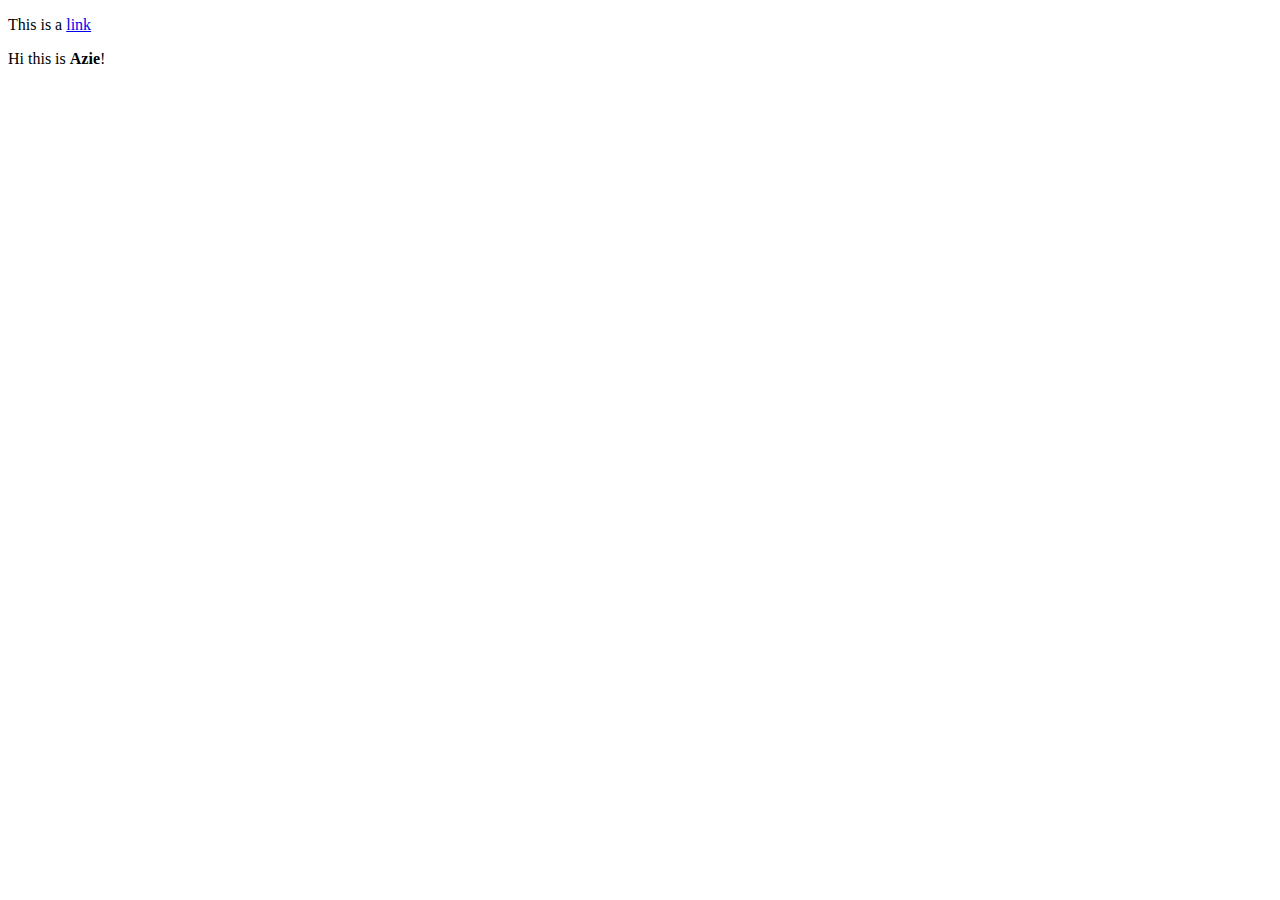
<file: Advanced/index.html>
<!DOCTYPE html>
<html lang="en">
    <head>
        <meta charset="UTF-8" />
        <meta http-equiv="X-UA-Compatible" content="IE=edge" />
        <meta name="viewport" content="width=device-width, initial-scale=1.0" />
        <title>Advanced JavaScript</title>
        <script src="/Advanced/app.js" defer></script>
        <!-- <script src="/Advanced/excersiseDom.js" defer></script> -->
    </head>
    <body>
        <h1 id="title">Advanced JavaScript</h1>
        <p id="intermezzo">Lets learn Advanced JavaScript</p>
        <p class="paragraphs">
            This is a
            <a href="#" id="external-link">link</a>
        </p>
    </body>
</html>
</file>
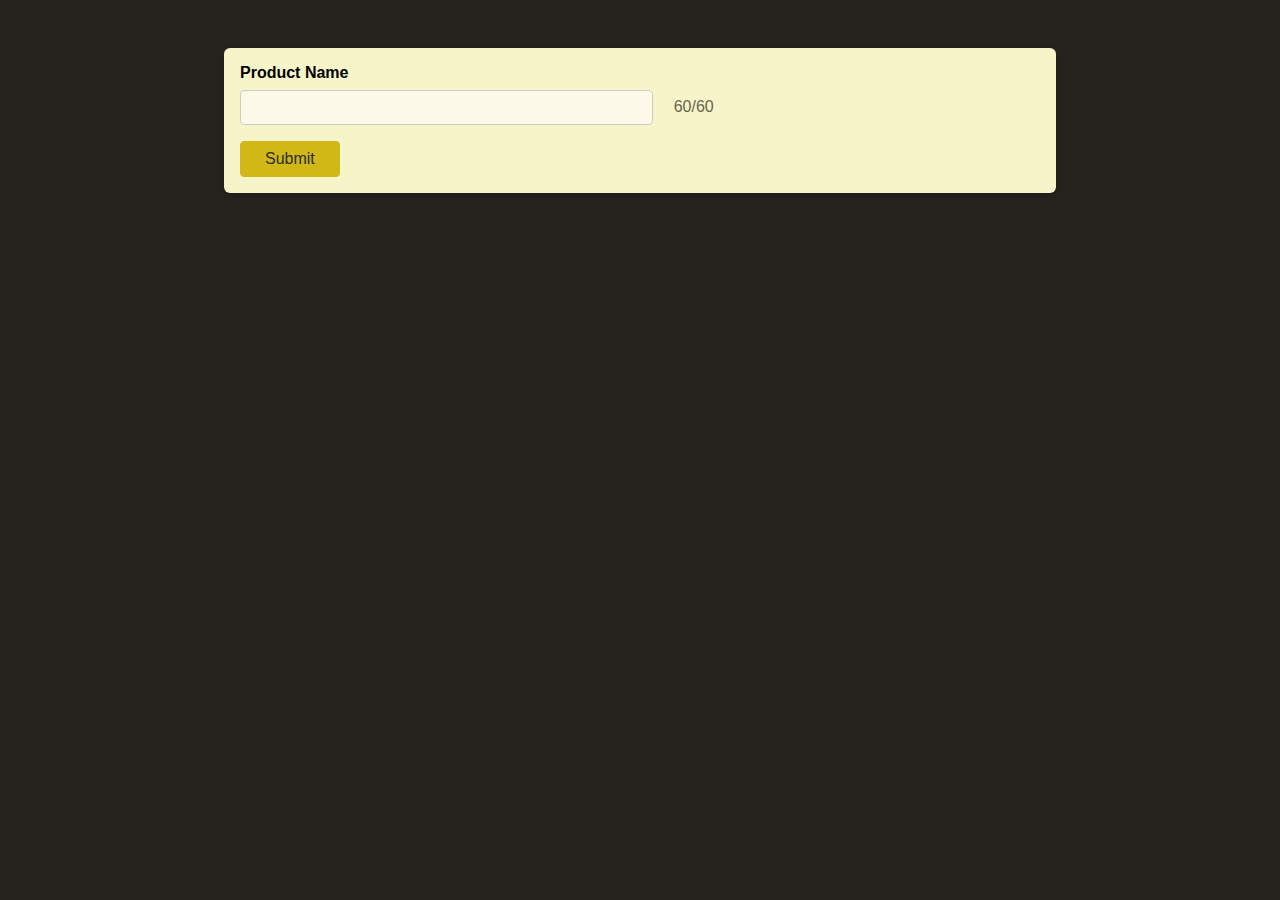
<file: Advanced/Basic DOM Apps/index.html>
<!DOCTYPE html>
<html lang="en">
    <head>
        <meta charset="UTF-8" />
        <meta http-equiv="X-UA-Compatible" content="IE=edge" />
        <meta name="viewport" content="width=device-width, initial-scale=1.0" />
        <link rel="stylesheet" href="/Advanced/Basic DOM Apps/style.css" />
        <script src="/Advanced/Basic DOM Apps/demo.js" defer></script>
        <title>Dom Apps</title>
    </head>
    <body>
        <form action="">
            <div class="control">
                <label for="product-name">Product Name</label>
                <input
                    type="text"
                    id="product-name"
                    name="product-name"
                    maxlength="60"
                />
                <span id="charcount">
                    <span id="remaining-chars">60</span>/60
                </span>
            </div>
            <button>Submit</button>
        </form>
    </body>
</html>
</file>
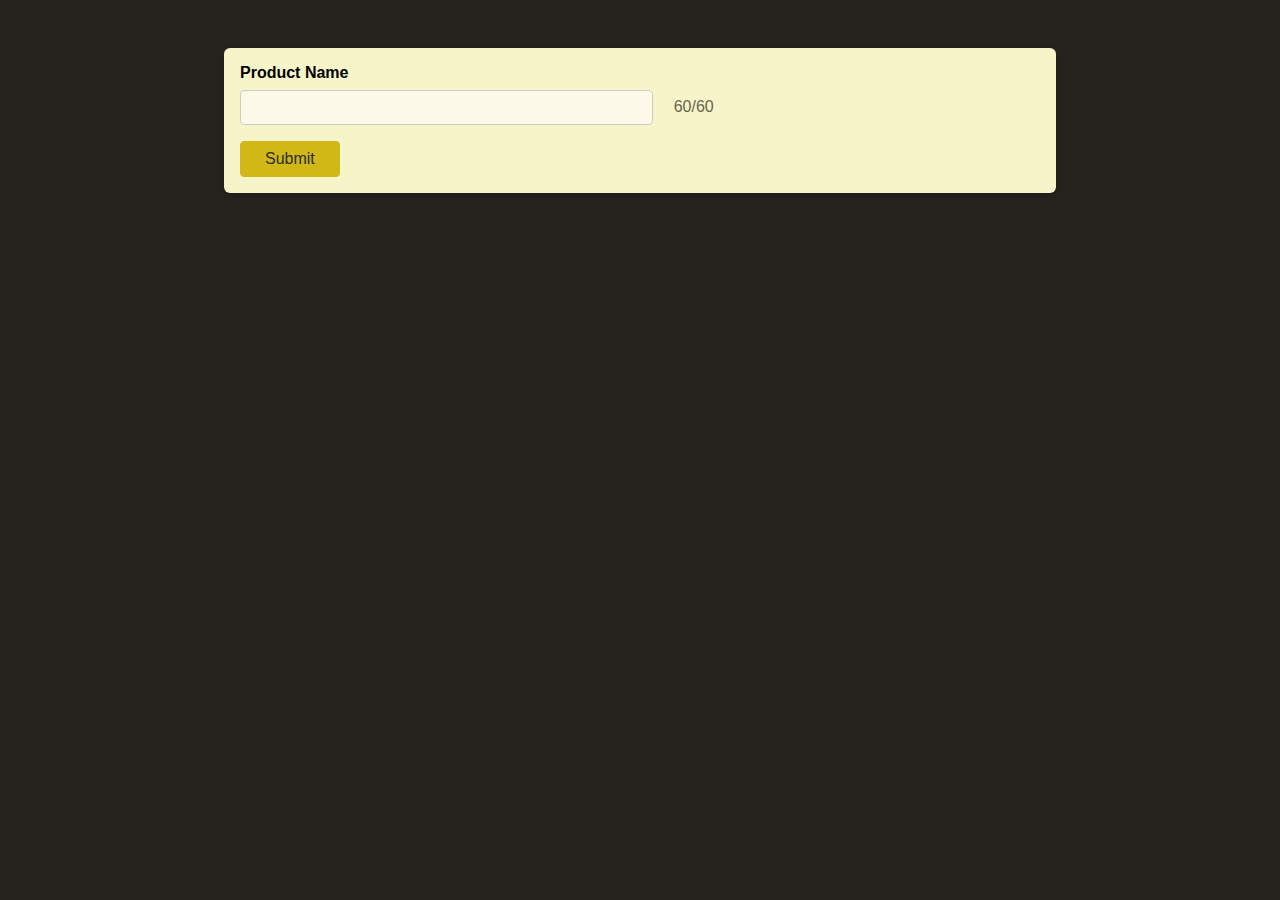
<file: Advanced/Control Structure/index.html>
<!DOCTYPE html>
<html lang="en">
    <head>
        <meta charset="UTF-8" />
        <meta http-equiv="X-UA-Compatible" content="IE=edge" />
        <meta name="viewport" content="width=device-width, initial-scale=1.0" />
        <title>Advanced JavaScript</title>
        <link rel="stylesheet" href="styles.css" />
        <script src="conditional-code.js" defer></script>
    </head>
    <body>
        <form>
            <div class="control">
                <label for="product-name">Product Name</label>
                <input
                    type="text"
                    id="product-name"
                    name="product-name"
                    maxlength="60"
                />
                <span id="charcount">
                    <span id="remaining-chars" class="some-class">60</span>/60
                </span>
            </div>
            <button>Submit</button>
        </form>
    </body>
</html>
</file>
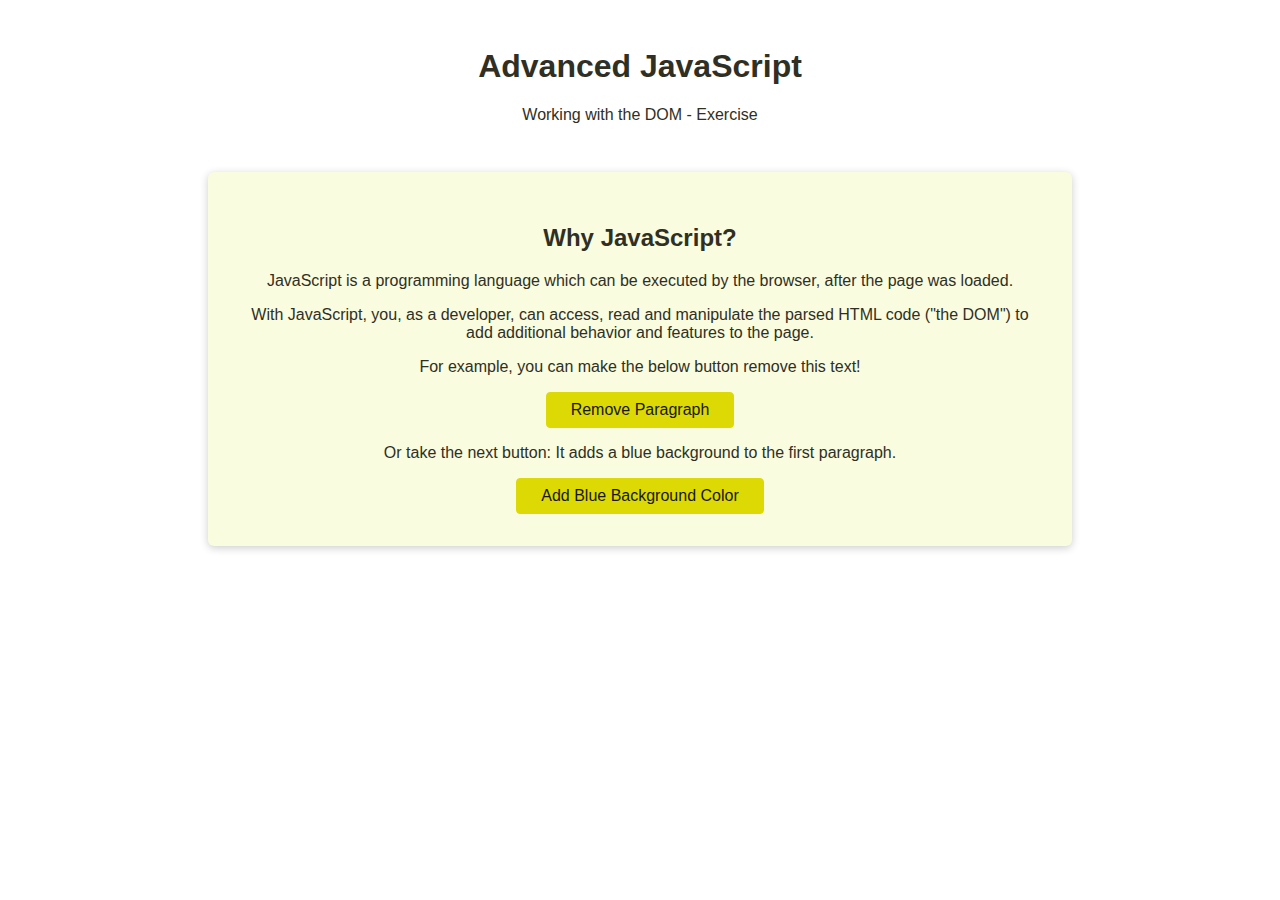
<file: Advanced/exercise-2/index.html>
<!DOCTYPE html>
<html lang="en">
    <head>
        <meta charset="UTF-8" />
        <meta http-equiv="X-UA-Compatible" content="IE=edge" />
        <meta name="viewport" content="width=device-width, initial-scale=1.0" />
        <title>Advanced JavaScript Exercise</title>
        <link rel="stylesheet" href="styles.css" />
        <script src="/Advanced/exercise-2/exercise.js" defer></script>
    </head>
    <body>
        <h1>Advanced JavaScript</h1>
        <p>Working with the DOM - Exercise</p>

        <section>
            <h2>Why JavaScript?</h2>
            <p>
                JavaScript is a programming language which can be executed by
                the browser, after the page was loaded.
            </p>
            <p>
                With JavaScript, you, as a developer, can access, read and
                manipulate the parsed HTML code ("the DOM") to add additional
                behavior and features to the page.
            </p>
            <p>For example, you can make the below button remove this text!</p>
            <button>Remove Paragraph</button>
            <p>
                Or take the next button: It adds a blue background to the first
                paragraph.
            </p>
            <button id="blue-button">Add Blue Background Color</button>
        </section>
    </body>
</html>
</file>
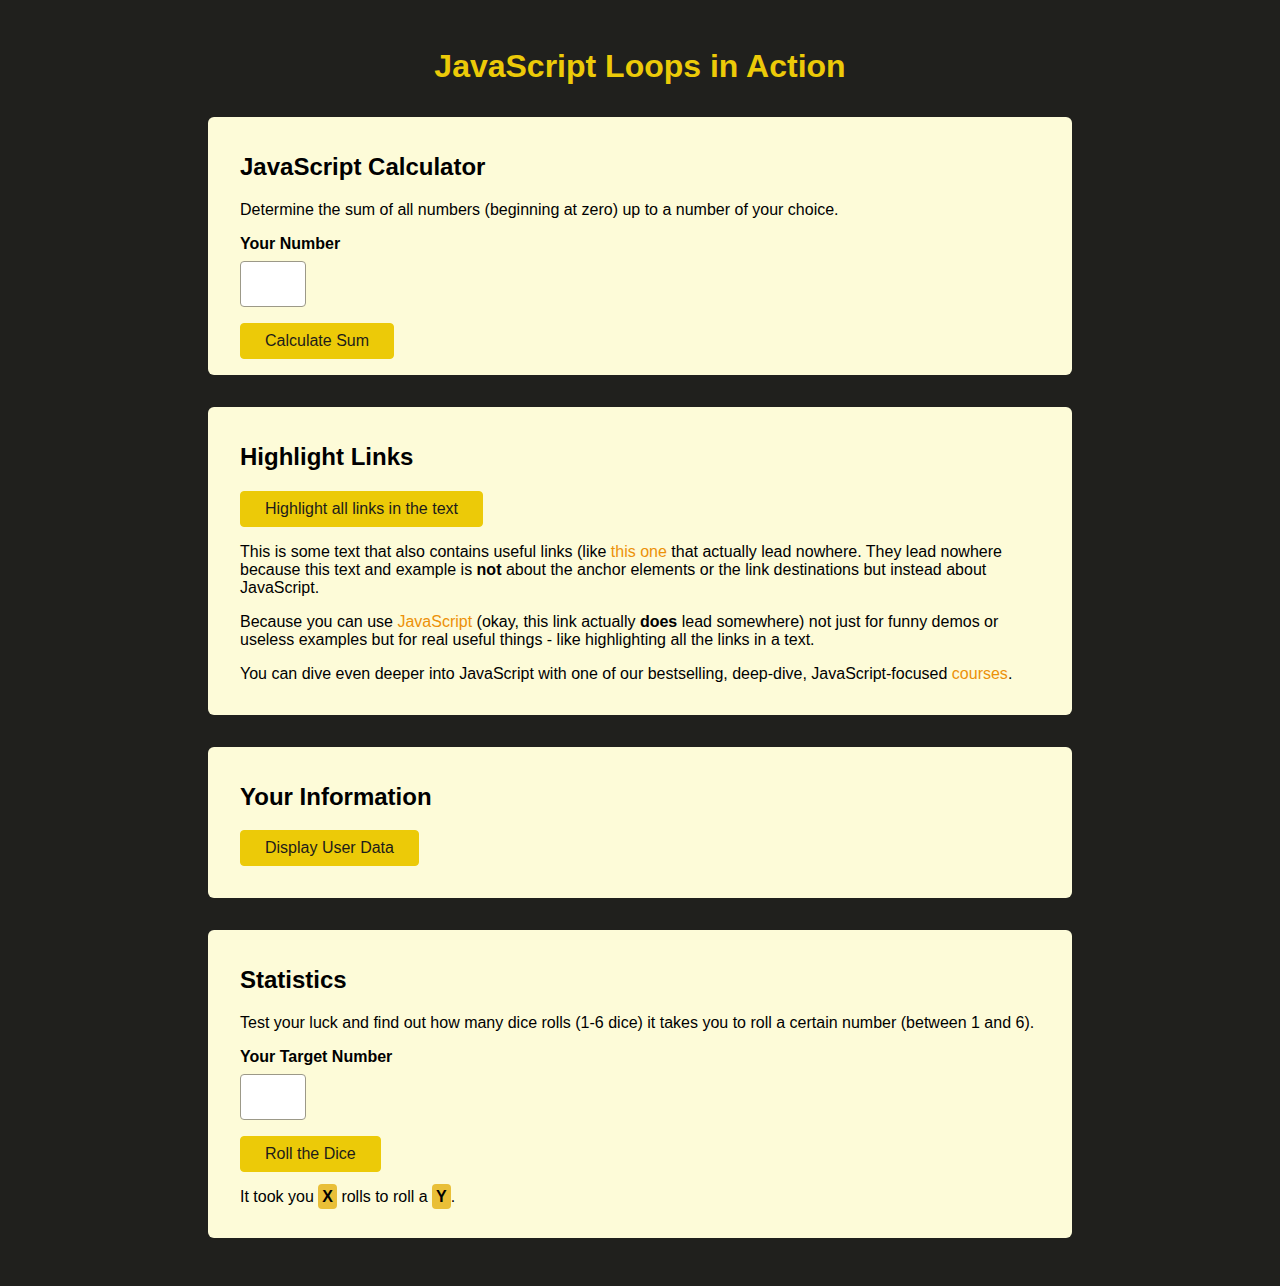
<file: Advanced/Control Structure/loops-in-action/index.html>
<!DOCTYPE html>
<html lang="en">
    <head>
        <meta charset="UTF-8" />
        <meta http-equiv="X-UA-Compatible" content="IE=edge" />
        <meta name="viewport" content="width=device-width, initial-scale=1.0" />
        <title>JavaScript Loops</title>
        <link rel="stylesheet" href="styles.css" />
        <script
            src="/Advanced/Control Structure/loops-in-action/loops-in-action.js"
            defer
        ></script>
    </head>

    <body>
        <h1>JavaScript Loops in Action</h1>
        <section id="calculator">
            <h2>JavaScript Calculator</h2>
            <p>
                Determine the sum of all numbers (beginning at zero) up to a
                number of your choice.
            </p>
            <div class="control">
                <label for="user-number">Your Number</label>
                <input type="number" id="user-number" />
            </div>
            <button>Calculate Sum</button>
            <p id="calculated-sum" class="output"></p>
        </section>

        <section id="highlight-links">
            <h2>Highlight Links</h2>
            <button id="highlight-button">
                Highlight all links in the text
            </button>
            <p>
                This is some text that also contains useful links (like
                <a href="" id="first-link">this one</a> that actually lead
                nowhere. They lead nowhere because this text and example is
                <strong>not</strong> about the anchor elements or the link
                destinations but instead about JavaScript.
            </p>
            <p>
                Because you can use
                <a
                    href="https://developer.mozilla.org/en-US/docs/Web/JavaScript"
                    id="second-link"
                    >JavaScript</a
                >
                (okay, this link actually <strong>does</strong> lead somewhere)
                not just for funny demos or useless examples but for real useful
                things - like highlighting all the links in a text.
            </p>
            <p>
                You can dive even deeper into JavaScript with one of our
                bestselling, deep-dive, JavaScript-focused
                <a href="https://academind.com/courses/" id="third-link"
                    >courses</a
                >.
            </p>
        </section>

        <section id="user-data">
            <h2>Your Information</h2>
            <button id="user-data-button">Display User Data</button>
            <ul id="output-user-data"></ul>
        </section>

        <section id="statistics">
            <h2>Statistics</h2>
            <p>
                Test your luck and find out how many dice rolls (1-6 dice) it
                takes you to roll a certain number (between 1 and 6).
            </p>
            <div class="control">
                <label for="user-target-number">Your Target Number</label>
                <input type="number" min="1" max="6" id="user-target-number" />
            </div>
            <button id="statistics-button">Roll the Dice</button>
            <ul id="dice-rolls"></ul>
            <p>
                It took you
                <span id="output-total-rolls" class="output">X</span> rolls to
                roll a <span id="output-target-number" class="output">Y</span>.
            </p>
        </section>
    </body>
</html>
</file>
<file: Advanced/Basic DOM Apps/style.css>
body {
    font-family: sans-serif;
    background-color: rgb(36, 35, 30);
}

form {
    margin: 3rem auto;
    width: 90%;
    max-width: 50rem;
    box-shadow: 0 2px 8px rgba(0, 0, 0, 0.2);
    border-radius: 6px;
    padding: 1rem;
    background-color: rgb(246, 245, 201);
}

.control {
    margin-bottom: 1rem;
}

label {
    display: block;
    font-weight: bold;
    margin-bottom: 0.5rem;
}

input {
    font: inherit;
    font-size: 1.15rem;
    padding: 0.35rem;
    border: 1px solid rgb(204, 204, 204);
    background-color: rgb(252, 249, 233);
    color: rgb(53, 51, 39);
    width: 25rem;
    border-radius: 4px;
    margin-right: 1rem;
    vertical-align: middle;
}

input:focus {
    background-color: rgb(253, 245, 196);
}

button {
    font: inherit;
    background-color: rgb(209, 184, 23);
    border: 1px solid rgb(209, 184, 23);
    color: rgb(44, 43, 36);
    border-radius: 4px;
    padding: 0.5rem 1.5rem;
    cursor: pointer;
}

button:hover {
    background-color: rgb(209, 197, 23);
    border-color: rgb(209, 197, 23);
}

#charcount {
    color: rgb(105, 101, 75);
}

input.warning {
    background-color: rgb(248, 191, 145);
}

#remaining-chars.warning {
    color: rgb(211, 109, 26);
}

input.error {
    background-color: rgb(248, 145, 145);
}

#remaining-chars.error {
    color: rgb(211, 26, 26);
}
</file>
<file: Advanced/Control Structure/styles.css>
body {
    font-family: sans-serif;
    background-color: rgb(36, 35, 30);
}

form {
    margin: 3rem auto;
    width: 90%;
    max-width: 50rem;
    box-shadow: 0 2px 8px rgba(0, 0, 0, 0.2);
    border-radius: 6px;
    padding: 1rem;
    background-color: rgb(246, 245, 201);
}

.control {
    margin-bottom: 1rem;
}

label {
    display: block;
    font-weight: bold;
    margin-bottom: 0.5rem;
}

input {
    font: inherit;
    font-size: 1.15rem;
    padding: 0.35rem;
    border: 1px solid rgb(204, 204, 204);
    background-color: rgb(252, 249, 233);
    color: rgb(53, 51, 39);
    width: 25rem;
    border-radius: 4px;
    margin-right: 1rem;
    vertical-align: middle;
}

input:focus {
    background-color: rgb(253, 245, 196);
}

button {
    font: inherit;
    background-color: rgb(209, 184, 23);
    border: 1px solid rgb(209, 184, 23);
    color: rgb(44, 43, 36);
    border-radius: 4px;
    padding: 0.5rem 1.5rem;
    cursor: pointer;
}

button:hover {
    background-color: rgb(209, 197, 23);
    border-color: rgb(209, 197, 23);
}

#charcount {
    color: rgb(105, 101, 75);
}

input.warning {
    background-color: rgb(248, 191, 145);
}

#remaining-chars.warning {
    color: rgb(211, 109, 26);
}

input.error {
    background-color: rgb(248, 157, 145);
}

#remaining-chars.error {
    color: rgb(211, 54, 26);
}
</file>
<file: Advanced/exercise-2/styles.css>
body {
    margin: 3rem;
    font-family: sans-serif;
    text-align: center;
    color: rgb(48, 47, 36);
}

section {
    margin: 3rem auto;
    width: 95%;
    max-width: 50rem;
    background-color: rgb(249, 252, 223);
    box-shadow: 0 2px 8px rgba(0, 0, 0, 0.2);
    padding: 2rem;
    border-radius: 6px;
}

p.destroy {
    display: none;
}

p.blue {
    background-color: blue;
}

button {
    cursor: pointer;
    font: inherit;
    background-color: rgb(221, 217, 5);
    border: 1px solid rgb(221, 217, 5);
    color: rgb(24, 24, 11);
    padding: 0.5rem 1.5rem;
    border-radius: 4px;
}

button:hover {
    background-color: rgb(221, 199, 5);
    border-color: rgb(221, 199, 5);
}
</file>
<file: Advanced/Control Structure/loops-in-action/styles.css>
body {
  margin: 3rem;
  font-family: sans-serif;
  background-color: rgb(32, 32, 29);
}

h1 {
  text-align: center;
  color: rgb(236, 202, 8);
}

section {
  margin: 2rem auto;
  width: 95%;
  max-width: 50rem;
  padding: 1rem 2rem;
  border-radius: 6px;
  background-color: rgb(253, 251, 216);
}

button {
  font: inherit;
  cursor: pointer;
  background-color: rgb(236, 202, 8);
  border: 1px solid rgb(236, 202, 8);
  color: rgb(29, 28, 26);
  padding: 0.5rem 1.5rem;
  border-radius: 4px;
}

button:hover {
  background-color: rgb(236, 183, 8);
  border-color: rgb(236, 183, 8);
}

.control {
  margin: 1rem 0;
}

label, 
input {
  display: block;
}

label {
  font-weight: bold;
  margin-bottom: 0.5rem;
}

input {
  font: inherit;
  font-size: 1.5rem;
  border-radius: 4px;
  border: 1px solid rgb(156, 153, 136);
  width: 3rem;
  max-width: 100%;
  padding: 0.5rem;
  color: rgb(66, 63, 44);
}

input:focus {
  background-color: rgb(248, 239, 187);
}

a {
  text-decoration: none;
  color: rgb(236, 145, 8);
}

.output {
  font-weight: bold;
  background-color: rgb(233, 191, 55);
  padding: 0.25rem;
  border-radius: 4px;
}

a.highlight {
  background-color: rgb(63, 4, 141);
  padding: 0.25rem;
}

#calculated-sum {
  padding: 1rem;
  text-align: center;
  font-size: 3rem;
  display: none;
}
</file>
